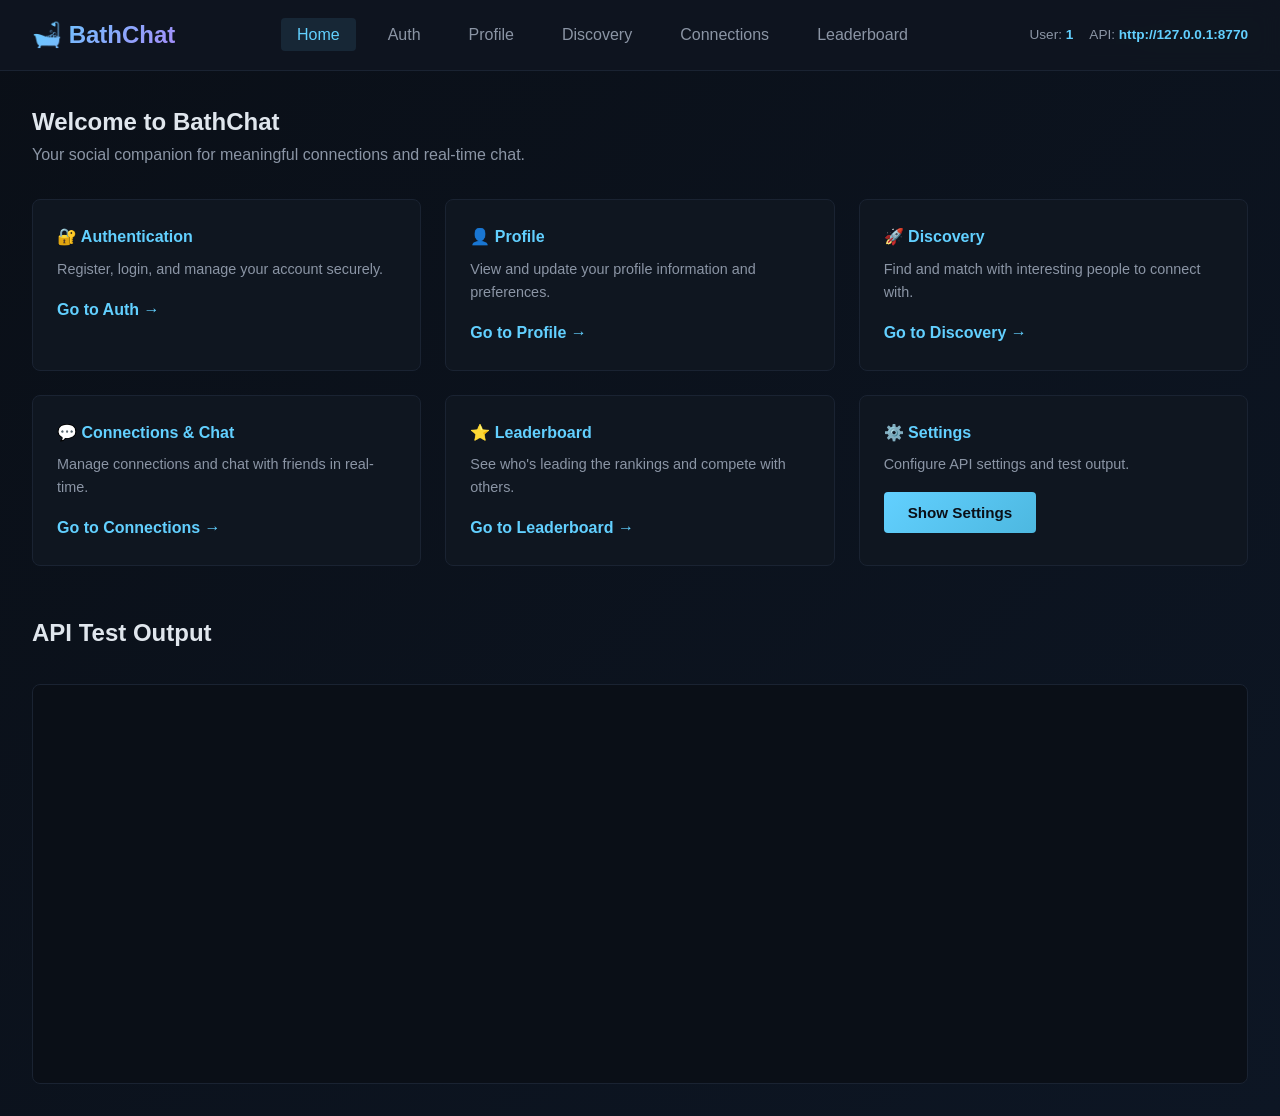
<file: frontend web page/index.html>
<!DOCTYPE html>
<html lang="en">
<head>
  <meta charset="UTF-8">
  <meta name="viewport" content="width=device-width, initial-scale=1.0">
  <title>BathChat - Home</title>
  <link rel="stylesheet" href="shared/styles.css">
</head>
<body>
  <nav>
    <a href="index.html" class="logo">🛁 BathChat</a>
    <ul class="nav-links">
      <li><a href="index.html" class="active">Home</a></li>
      <li><a href="auth.html">Auth</a></li>
      <li><a href="profile.html">Profile</a></li>
      <li><a href="discovery.html">Discovery</a></li>
      <li><a href="connections.html">Connections</a></li>
      <li><a href="leaderboard.html">Leaderboard</a></li>
    </ul>
    <div class="nav-right">
      <div class="user-info">
        User: <span id="userIdDisplay">1</span>
      </div>
      <div class="user-info">
        API: <span id="baseUrlDisplay">http://127.0.0.1:8770</span>
      </div>
    </div>
  </nav>

  <main>
    <section>
      <h1>Welcome to BathChat</h1>
      <p style="color: var(--text-secondary); margin-bottom: 2rem;">
        Your social companion for meaningful connections and real-time chat.
      </p>

      <div class="cards-grid">
        <div class="card">
          <h4>🔐 Authentication</h4>
          <p>Register, login, and manage your account securely.</p>
          <a href="auth.html" style="color: var(--accent); text-decoration: none; font-weight: 600;">Go to Auth →</a>
        </div>

        <div class="card">
          <h4>👤 Profile</h4>
          <p>View and update your profile information and preferences.</p>
          <a href="profile.html" style="color: var(--accent); text-decoration: none; font-weight: 600;">Go to Profile →</a>
        </div>

        <div class="card">
          <h4>🚀 Discovery</h4>
          <p>Find and match with interesting people to connect with.</p>
          <a href="discovery.html" style="color: var(--accent); text-decoration: none; font-weight: 600;">Go to Discovery →</a>
        </div>

        <div class="card">
          <h4>💬 Connections & Chat</h4>
          <p>Manage connections and chat with friends in real-time.</p>
          <a href="connections.html" style="color: var(--accent); text-decoration: none; font-weight: 600;">Go to Connections →</a>
        </div>

        <div class="card">
          <h4>⭐ Leaderboard</h4>
          <p>See who's leading the rankings and compete with others.</p>
          <a href="leaderboard.html" style="color: var(--accent); text-decoration: none; font-weight: 600;">Go to Leaderboard →</a>
        </div>

        <div class="card">
          <h4>⚙️ Settings</h4>
          <p>Configure API settings and test output.</p>
          <button onclick="document.getElementById('settingsPanel').style.display = document.getElementById('settingsPanel').style.display === 'none' ? 'block' : 'none'">Show Settings</button>
        </div>
      </div>

      <div id="settingsPanel" style="display: none; background: var(--surface); border: 1px solid var(--border); border-radius: 8px; padding: 1.5rem; margin-top: 2rem;">
        <h3>Configuration</h3>
        <div class="form-group">
          <label>API Base URL</label>
          <input type="text" id="apiBaseUrl" placeholder="http://127.0.0.1:8770">
          <button onclick="setBaseUrl(document.getElementById('apiBaseUrl').value)" style="margin-top: 0.5rem;">Save Base URL</button>
        </div>
        <div class="form-group">
          <label>User ID (X-User-Id Header)</label>
          <input type="number" id="userId" placeholder="1">
          <button onclick="setUserId(document.getElementById('userId').value)" style="margin-top: 0.5rem;">Save User ID</button>
        </div>
      </div>

      <h2 style="margin-top: 3rem; margin-bottom: 1rem;">API Test Output</h2>
      <div id="apiOutput"></div>
    </section>
  </main>

  <script src="shared/api-client.js"></script>
  <script>
    // Initialize settings display
    document.getElementById('apiBaseUrl').value = getBaseUrl();
    document.getElementById('userId').value = getUserId();
  </script>
</body>
</html>
</file>
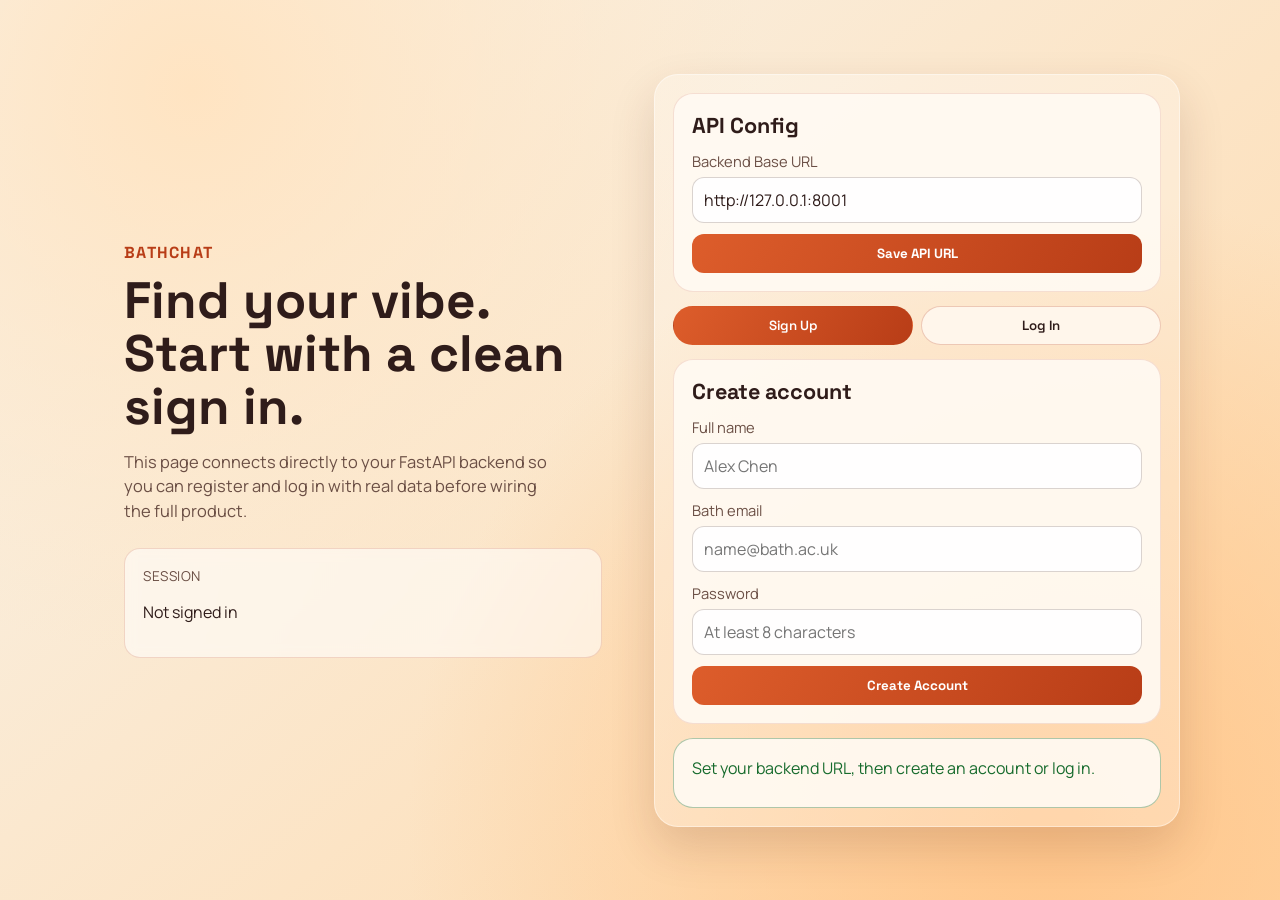
<file: frontend-auth/public/index.html>
<!DOCTYPE html>
<html lang="en">
  <head>
    <meta charset="UTF-8" />
    <meta name="viewport" content="width=device-width, initial-scale=1.0" />
    <title>BathChat Auth</title>
    <link rel="preconnect" href="https://fonts.googleapis.com" />
    <link rel="preconnect" href="https://fonts.gstatic.com" crossorigin />
    <link
      href="https://fonts.googleapis.com/css2?family=Space+Grotesk:wght@400;500;700&family=Manrope:wght@400;600&display=swap"
      rel="stylesheet"
    />
    <link rel="stylesheet" href="./styles.css" />
  </head>
  <body>
    <main class="page-shell">
      <section class="hero-panel">
        <p class="eyebrow">BathChat</p>
        <h1>Find your vibe. Start with a clean sign in.</h1>
        <p class="hero-copy">
          This page connects directly to your FastAPI backend so you can register and log in with
          real data before wiring the full product.
        </p>
        <div class="status-card" id="session-card">
          <p class="status-title">Session</p>
          <p id="session-text">Not signed in</p>
        </div>
      </section>

      <section class="auth-panel">
        <form id="api-config-form" class="card card-config">
          <h2>API Config</h2>
          <label for="apiBaseUrl">Backend Base URL</label>
          <input
            id="apiBaseUrl"
            name="apiBaseUrl"
            type="url"
            placeholder="https://your-backend.onrender.com"
            required
          />
          <button type="submit">Save API URL</button>
        </form>

        <div class="tabs" role="tablist" aria-label="Auth tabs">
          <button id="tab-signup" class="tab is-active" type="button">Sign Up</button>
          <button id="tab-login" class="tab" type="button">Log In</button>
        </div>

        <form id="signup-form" class="card auth-form">
          <h2>Create account</h2>
          <label for="signupName">Full name</label>
          <input id="signupName" name="name" type="text" placeholder="Alex Chen" required />

          <label for="signupEmail">Bath email</label>
          <input
            id="signupEmail"
            name="email"
            type="email"
            placeholder="name@bath.ac.uk"
            required
          />

          <label for="signupPassword">Password</label>
          <input
            id="signupPassword"
            name="password"
            type="password"
            minlength="8"
            placeholder="At least 8 characters"
            required
          />

          <button type="submit">Create Account</button>
        </form>

        <form id="login-form" class="card auth-form hidden">
          <h2>Welcome back</h2>
          <label for="loginEmail">Bath email</label>
          <input
            id="loginEmail"
            name="email"
            type="email"
            placeholder="name@bath.ac.uk"
            required
          />

          <label for="loginPassword">Password</label>
          <input
            id="loginPassword"
            name="password"
            type="password"
            minlength="8"
            placeholder="Your password"
            required
          />

          <button type="submit">Log In</button>
        </form>

        <div class="card message-card" id="message-card" aria-live="polite"></div>
      </section>
    </main>

    <script src="./app.js" defer></script>
  </body>
</html>
</file>
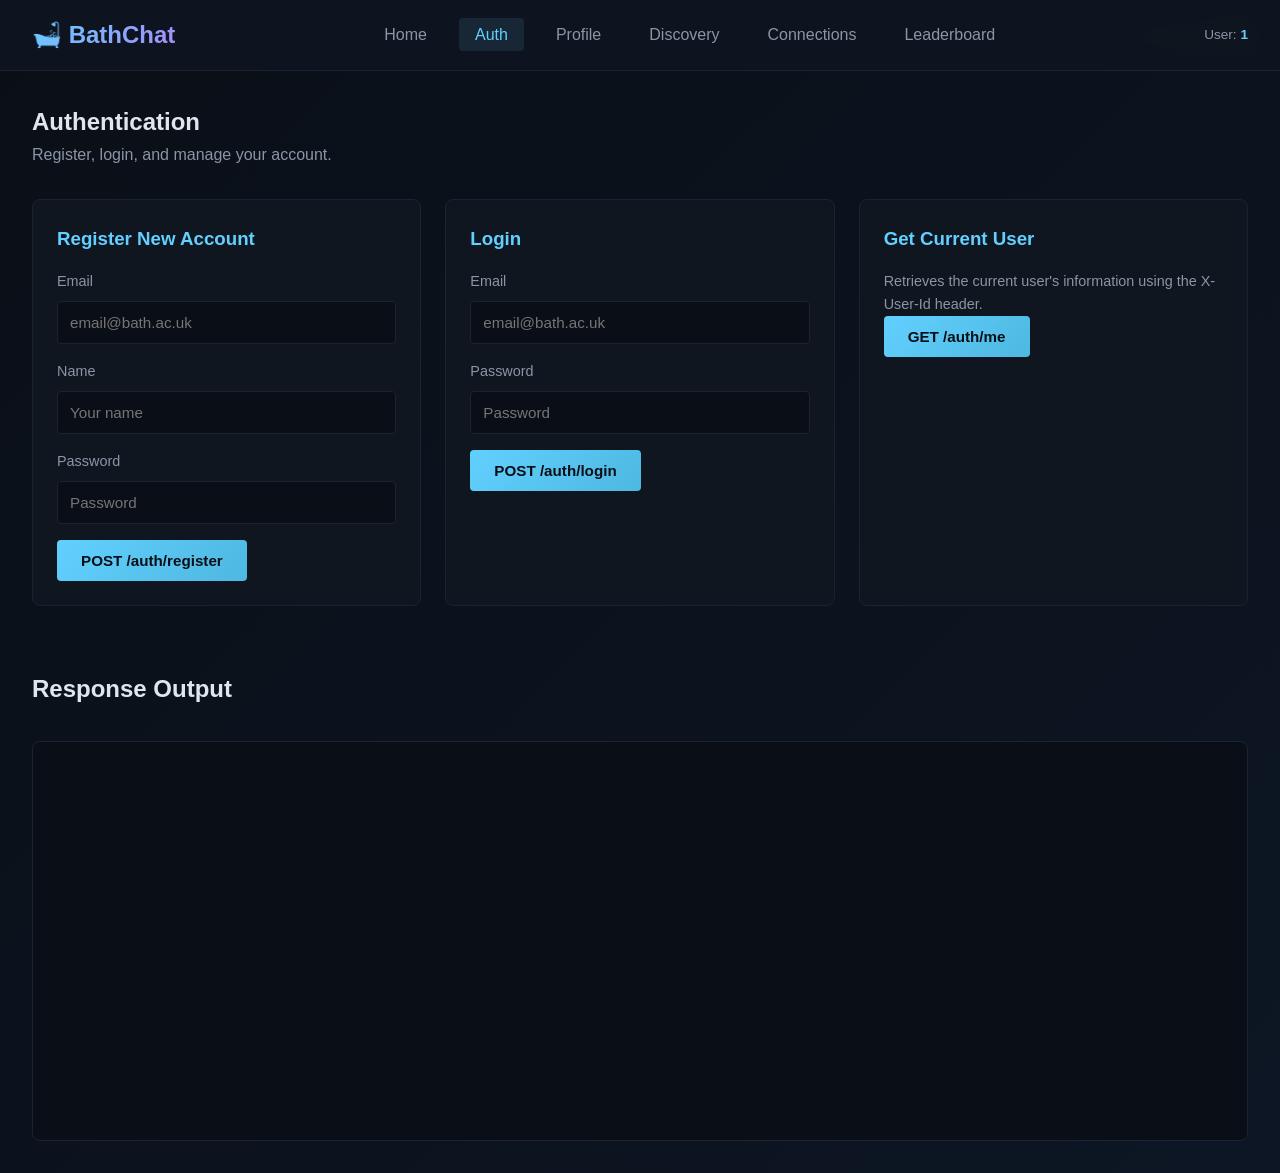
<file: frontend web page/auth.html>
<!DOCTYPE html>
<html lang="en">
<head>
  <meta charset="UTF-8">
  <meta name="viewport" content="width=device-width, initial-scale=1.0">
  <title>BathChat - Authentication</title>
  <link rel="stylesheet" href="shared/styles.css">
</head>
<body>
  <nav>
    <a href="index.html" class="logo">🛁 BathChat</a>
    <ul class="nav-links">
      <li><a href="index.html">Home</a></li>
      <li><a href="auth.html" class="active">Auth</a></li>
      <li><a href="profile.html">Profile</a></li>
      <li><a href="discovery.html">Discovery</a></li>
      <li><a href="connections.html">Connections</a></li>
      <li><a href="leaderboard.html">Leaderboard</a></li>
    </ul>
    <div class="nav-right">
      <div class="user-info">
        User: <span id="userIdDisplay">1</span>
      </div>
    </div>
  </nav>

  <main>
    <section>
      <h1>Authentication</h1>
      <p style="color: var(--text-secondary); margin-bottom: 2rem;">Register, login, and manage your account.</p>

      <div class="cards-grid">
        <form id="registerForm">
          <h3>Register New Account</h3>
          <div class="form-group">
            <label>Email</label>
            <input name="email" type="email" placeholder="email@bath.ac.uk" required>
          </div>
          <div class="form-group">
            <label>Name</label>
            <input name="name" type="text" placeholder="Your name" required>
          </div>
          <div class="form-group">
            <label>Password</label>
            <input name="password" type="password" placeholder="Password" required>
          </div>
          <button type="submit">POST /auth/register</button>
        </form>

        <form id="loginForm">
          <h3>Login</h3>
          <div class="form-group">
            <label>Email</label>
            <input name="email" type="email" placeholder="email@bath.ac.uk" required>
          </div>
          <div class="form-group">
            <label>Password</label>
            <input name="password" type="password" placeholder="Password" required>
          </div>
          <button type="submit">POST /auth/login</button>
        </form>

        <form id="meForm">
          <h3>Get Current User</h3>
          <p style="color: var(--text-secondary); font-size: 0.9rem;">Retrieves the current user's information using the X-User-Id header.</p>
          <button type="submit">GET /auth/me</button>
        </form>
      </div>

      <h2 style="margin-top: 3rem; margin-bottom: 1rem;">Response Output</h2>
      <div id="apiOutput"></div>
    </section>
  </main>

  <script src="shared/api-client.js"></script>
  <script>
    console.log('Auth page script loaded');
    console.log('API client loaded:', typeof callApi);
    
    try {
      const regForm = document.getElementById('registerForm');
      console.log('Register form element:', regForm);
      
      if (regForm) {
        regForm.addEventListener('submit', async (e) => {
          e.preventDefault();
          console.log('Register form submitted');
          const fd = new FormData(e.target);
          await callApi({
            method: 'POST',
            path: '/auth/register',
            body: {
              email: fd.get('email'),
              name: fd.get('name'),
              password: fd.get('password'),
            },
          });
        });
      }

      const loginForm = document.getElementById('loginForm');
      console.log('Login form element:', loginForm);
      
      if (loginForm) {
        loginForm.addEventListener('submit', async (e) => {
          e.preventDefault();
          console.log('Login form submitted');
          const fd = new FormData(e.target);
          await callApi({
            method: 'POST',
            path: '/auth/login',
            body: {
              email: fd.get('email'),
              password: fd.get('password'),
            },
          });
        });
      }

      const meForm = document.getElementById('meForm');
      console.log('Me form element:', meForm);
      
      if (meForm) {
        meForm.addEventListener('submit', async (e) => {
          e.preventDefault();
          console.log('Me form submitted');
          await callApi({ method: 'GET', path: '/auth/me' });
        });
      }

      console.log('Auth page ready');
      document.getElementById('userIdDisplay').textContent = getUserId();
    } catch (err) {
      console.error('Auth page error:', err);
      alert('Auth page error: ' + err.message);
    }
  </script>
</body>
</html>
</file>
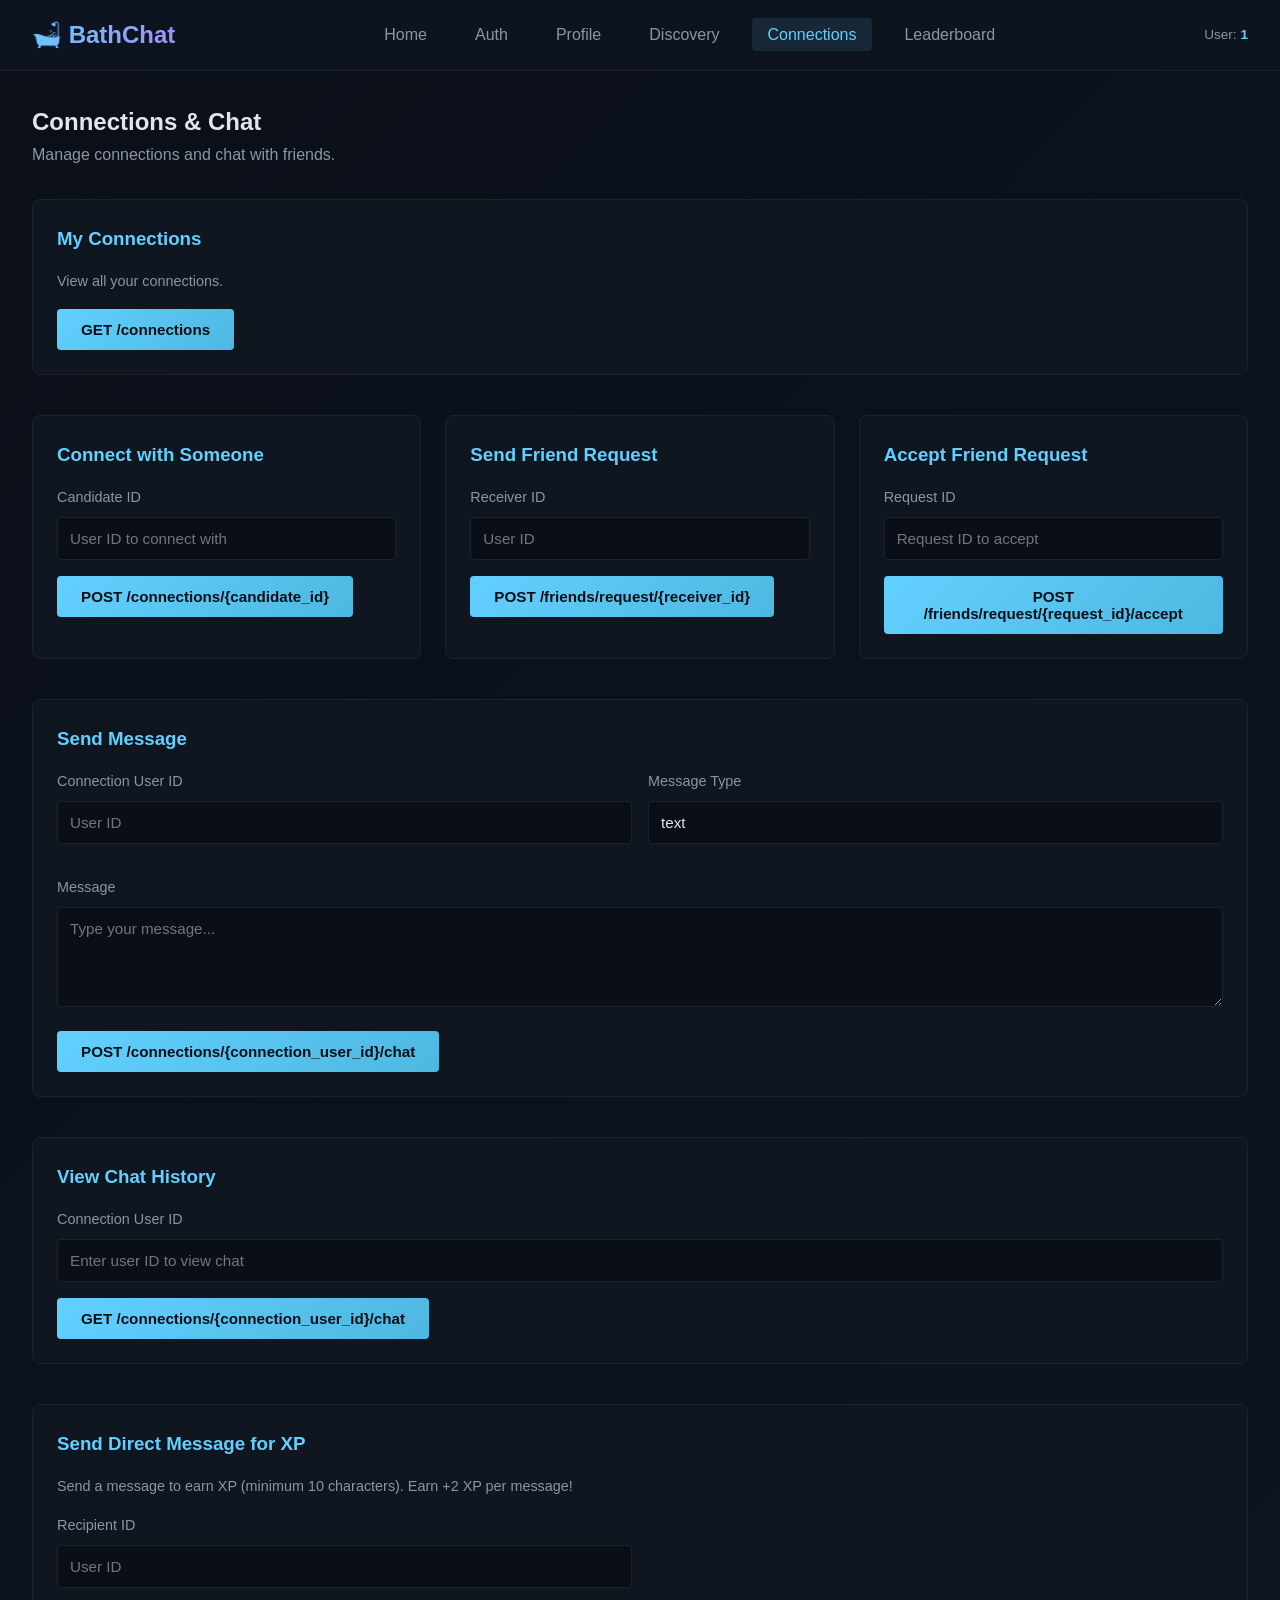
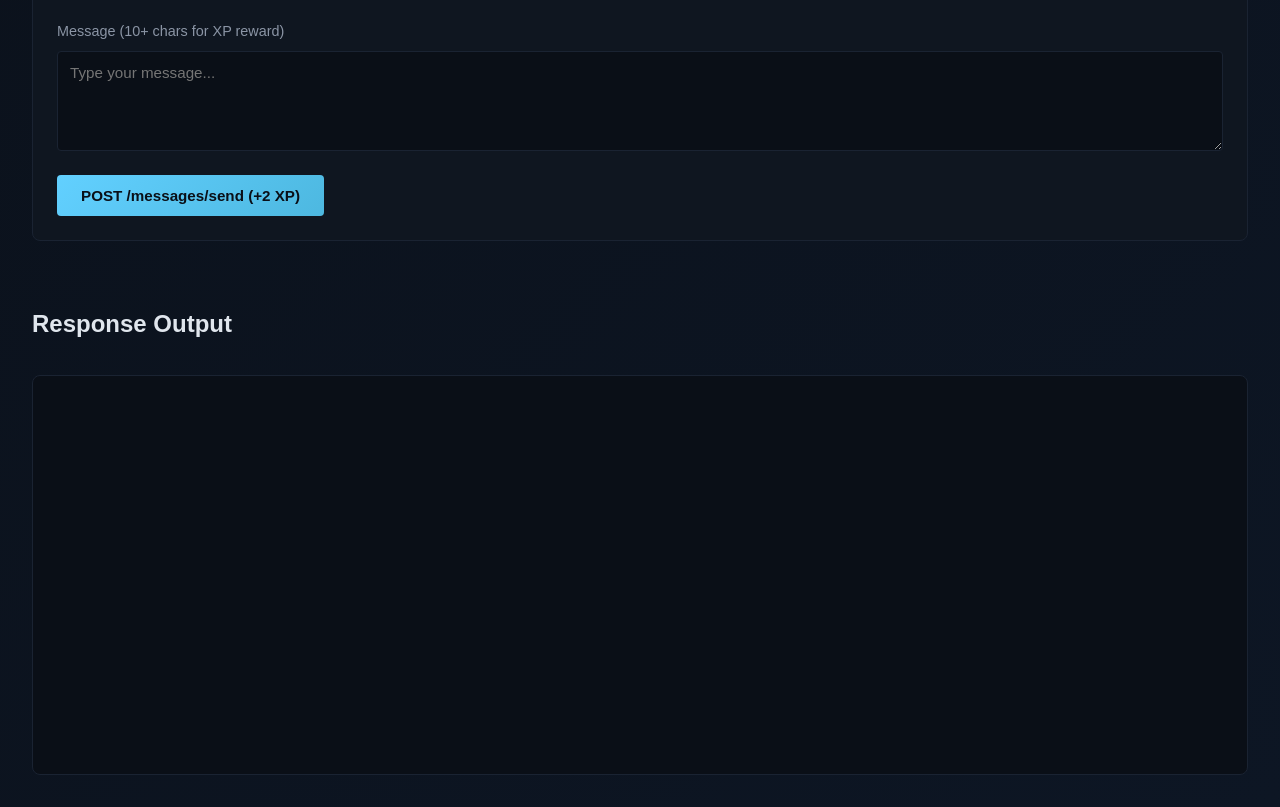
<file: frontend web page/connections.html>
<!DOCTYPE html>
<html lang="en">
<head>
  <meta charset="UTF-8">
  <meta name="viewport" content="width=device-width, initial-scale=1.0">
  <title>BathChat - Connections</title>
  <link rel="stylesheet" href="shared/styles.css">
</head>
<body>
  <nav>
    <a href="index.html" class="logo">🛁 BathChat</a>
    <ul class="nav-links">
      <li><a href="index.html">Home</a></li>
      <li><a href="auth.html">Auth</a></li>
      <li><a href="profile.html">Profile</a></li>
      <li><a href="discovery.html">Discovery</a></li>
      <li><a href="connections.html" class="active">Connections</a></li>
      <li><a href="leaderboard.html">Leaderboard</a></li>
    </ul>
    <div class="nav-right">
      <div class="user-info">
        User: <span id="userIdDisplay">1</span>
      </div>
    </div>
  </nav>

  <main>
    <section>
      <h1>Connections & Chat</h1>
      <p style="color: var(--text-secondary); margin-bottom: 2rem;">Manage connections and chat with friends.</p>

      <div class="cards-grid">
        <form id="connectionsListForm" style="grid-column: 1 / -1;">
          <h3>My Connections</h3>
          <p style="color: var(--text-secondary); font-size: 0.9rem; margin-bottom: 1rem;">View all your connections.</p>
          <button type="submit">GET /connections</button>
        </form>

        <form id="connectForm">
          <h3>Connect with Someone</h3>
          <div class="form-group">
            <label>Candidate ID</label>
            <input name="candidate_id" type="number" min="1" placeholder="User ID to connect with" required>
          </div>
          <button type="submit">POST /connections/{candidate_id}</button>
        </form>

        <form id="friendRequestForm">
          <h3>Send Friend Request</h3>
          <div class="form-group">
            <label>Receiver ID</label>
            <input name="receiver_id" type="number" min="1" placeholder="User ID" required>
          </div>
          <button type="submit">POST /friends/request/{receiver_id}</button>
        </form>

        <form id="friendAcceptForm">
          <h3>Accept Friend Request</h3>
          <div class="form-group">
            <label>Request ID</label>
            <input name="request_id" type="number" min="1" placeholder="Request ID to accept" required>
          </div>
          <button type="submit">POST /friends/request/{request_id}/accept</button>
        </form>

        <form id="chatSendForm" style="grid-column: 1 / -1;">
          <h3>Send Message</h3>
          <div style="display: grid; grid-template-columns: 1fr 1fr; gap: 1rem; margin-bottom: 1rem;">
            <div class="form-group">
              <label>Connection User ID</label>
              <input name="connection_user_id" type="number" min="1" placeholder="User ID" required>
            </div>
            <div class="form-group">
              <label>Message Type</label>
              <input name="message_type" type="text" value="text" placeholder="text">
            </div>
          </div>
          <div class="form-group">
            <label>Message</label>
            <textarea name="content" placeholder="Type your message..." required style="min-height: 100px;"></textarea>
          </div>
          <button type="submit">POST /connections/{connection_user_id}/chat</button>
        </form>

        <form id="chatGetForm" style="grid-column: 1 / -1;">
          <h3>View Chat History</h3>
          <div class="form-group">
            <label>Connection User ID</label>
            <input name="connection_user_id" type="number" min="1" placeholder="Enter user ID to view chat" required>
          </div>
          <button type="submit">GET /connections/{connection_user_id}/chat</button>
        </form>

        <form id="messageXpForm" style="grid-column: 1 / -1;">
          <h3>Send Direct Message for XP</h3>
          <p style="color: var(--text-secondary); font-size: 0.9rem; margin-bottom: 1rem;">Send a message to earn XP (minimum 10 characters). Earn +2 XP per message!</p>
          <div style="display: grid; grid-template-columns: 1fr 1fr; gap: 1rem; margin-bottom: 1rem;">
            <div class="form-group">
              <label>Recipient ID</label>
              <input name="recipient_id" type="number" min="1" placeholder="User ID" required>
            </div>
          </div>
          <div class="form-group">
            <label>Message (10+ chars for XP reward)</label>
            <textarea name="content" placeholder="Type your message..." required style="min-height: 100px;"></textarea>
          </div>
          <button type="submit">POST /messages/send (+2 XP)</button>
        </form>
      </div>

      <h2 style="margin-top: 3rem; margin-bottom: 1rem;">Response Output</h2>
      <div id="apiOutput"></div>
    </section>
  </main>

  <script src="shared/api-client.js"></script>
  <script>
    document.getElementById('connectionsListForm').addEventListener('submit', async (e) => {
      e.preventDefault();
      await callApi({ method: 'GET', path: '/connections' });
    });

    document.getElementById('connectForm').addEventListener('submit', async (e) => {
      e.preventDefault();
      const fd = new FormData(e.target);
      await callApi({
        method: 'POST',
        path: `/connections/${fd.get('candidate_id')}`,
      });
    });

    document.getElementById('friendRequestForm').addEventListener('submit', async (e) => {
      e.preventDefault();
      const fd = new FormData(e.target);
      await callApi({
        method: 'POST',
        path: `/friends/request/${fd.get('receiver_id')}`,
      });
    });

    document.getElementById('friendAcceptForm').addEventListener('submit', async (e) => {
      e.preventDefault();
      const fd = new FormData(e.target);
      await callApi({
        method: 'POST',
        path: `/friends/request/${fd.get('request_id')}/accept`,
      });
    });

    document.getElementById('chatSendForm').addEventListener('submit', async (e) => {
      e.preventDefault();
      const fd = new FormData(e.target);
      await callApi({
        method: 'POST',
        path: `/connections/${fd.get('connection_user_id')}/chat`,
        body: {
          content: fd.get('content'),
          message_type: fd.get('message_type'),
        },
      });
    });

    document.getElementById('chatGetForm').addEventListener('submit', async (e) => {
      e.preventDefault();
      const fd = new FormData(e.target);
      await callApi({
        method: 'GET',
        path: `/connections/${fd.get('connection_user_id')}/chat`,
      });
    });

    document.getElementById('messageXpForm').addEventListener('submit', async (e) => {
      e.preventDefault();
      const fd = new FormData(e.target);
      await callApi({
        method: 'POST',
        path: '/messages/send',
        query: {
          recipient_id: fd.get('recipient_id'),
          content: fd.get('content'),
        },
      });
    });

    document.getElementById('userIdDisplay').textContent = getUserId();
  </script>
</body>
</html>
</file>
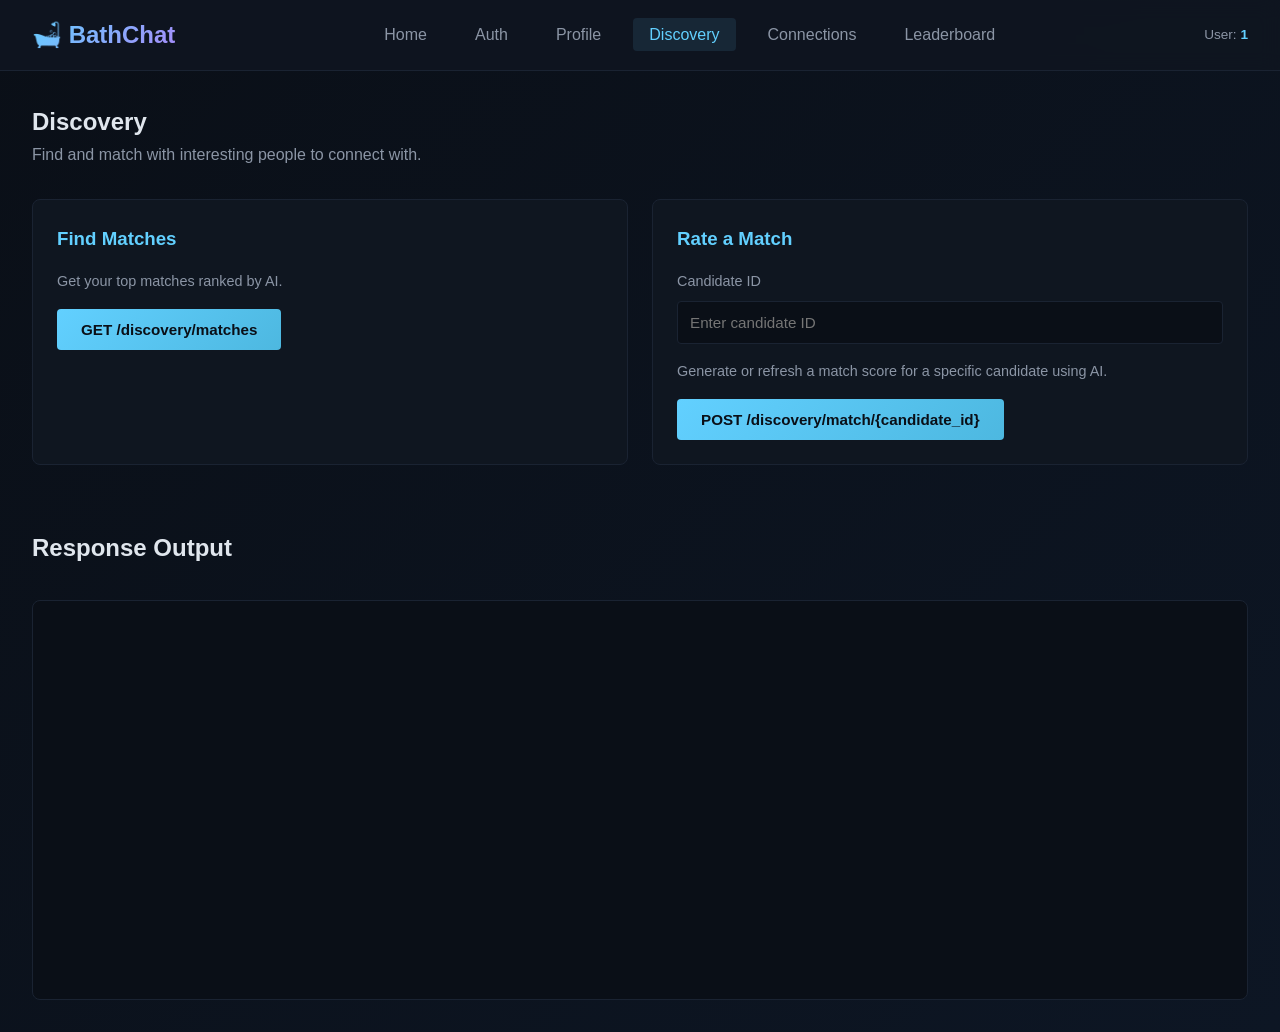
<file: frontend web page/discovery.html>
<!DOCTYPE html>
<html lang="en">
<head>
  <meta charset="UTF-8">
  <meta name="viewport" content="width=device-width, initial-scale=1.0">
  <title>BathChat - Discovery</title>
  <link rel="stylesheet" href="shared/styles.css">
</head>
<body>
  <nav>
    <a href="index.html" class="logo">🛁 BathChat</a>
    <ul class="nav-links">
      <li><a href="index.html">Home</a></li>
      <li><a href="auth.html">Auth</a></li>
      <li><a href="profile.html">Profile</a></li>
      <li><a href="discovery.html" class="active">Discovery</a></li>
      <li><a href="connections.html">Connections</a></li>
      <li><a href="leaderboard.html">Leaderboard</a></li>
    </ul>
    <div class="nav-right">
      <div class="user-info">
        User: <span id="userIdDisplay">1</span>
      </div>
    </div>
  </nav>

  <main>
    <section>
      <h1>Discovery</h1>
      <p style="color: var(--text-secondary); margin-bottom: 2rem;">Find and match with interesting people to connect with.</p>

      <div class="cards-grid">
        <form id="discoveryMatchesForm">
          <h3>Find Matches</h3>
          <p style="color: var(--text-secondary); font-size: 0.9rem; margin-bottom: 1rem;">Get your top matches ranked by AI.</p>
          <button type="submit">GET /discovery/matches</button>
        </form>

        <form id="discoveryMatchForm">
          <h3>Rate a Match</h3>
          <div class="form-group">
            <label>Candidate ID</label>
            <input name="candidate_id" type="number" min="1" placeholder="Enter candidate ID" required>
          </div>
          <p style="color: var(--text-secondary); font-size: 0.9rem; margin-bottom: 1rem;">Generate or refresh a match score for a specific candidate using AI.</p>
          <button type="submit">POST /discovery/match/{candidate_id}</button>
        </form>
      </div>

      <h2 style="margin-top: 3rem; margin-bottom: 1rem;">Response Output</h2>
      <div id="apiOutput"></div>
    </section>
  </main>

  <script src="shared/api-client.js"></script>
  <script>
    document.getElementById('discoveryMatchesForm').addEventListener('submit', async (e) => {
      e.preventDefault();
      await callApi({ method: 'GET', path: '/discovery/matches' });
    });

    document.getElementById('discoveryMatchForm').addEventListener('submit', async (e) => {
      e.preventDefault();
      const fd = new FormData(e.target);
      const candidateId = fd.get('candidate_id');
      await callApi({
        method: 'POST',
        path: `/discovery/match/${candidateId}`,
      });
    });

    document.getElementById('userIdDisplay').textContent = getUserId();
  </script>
</body>
</html>
</file>
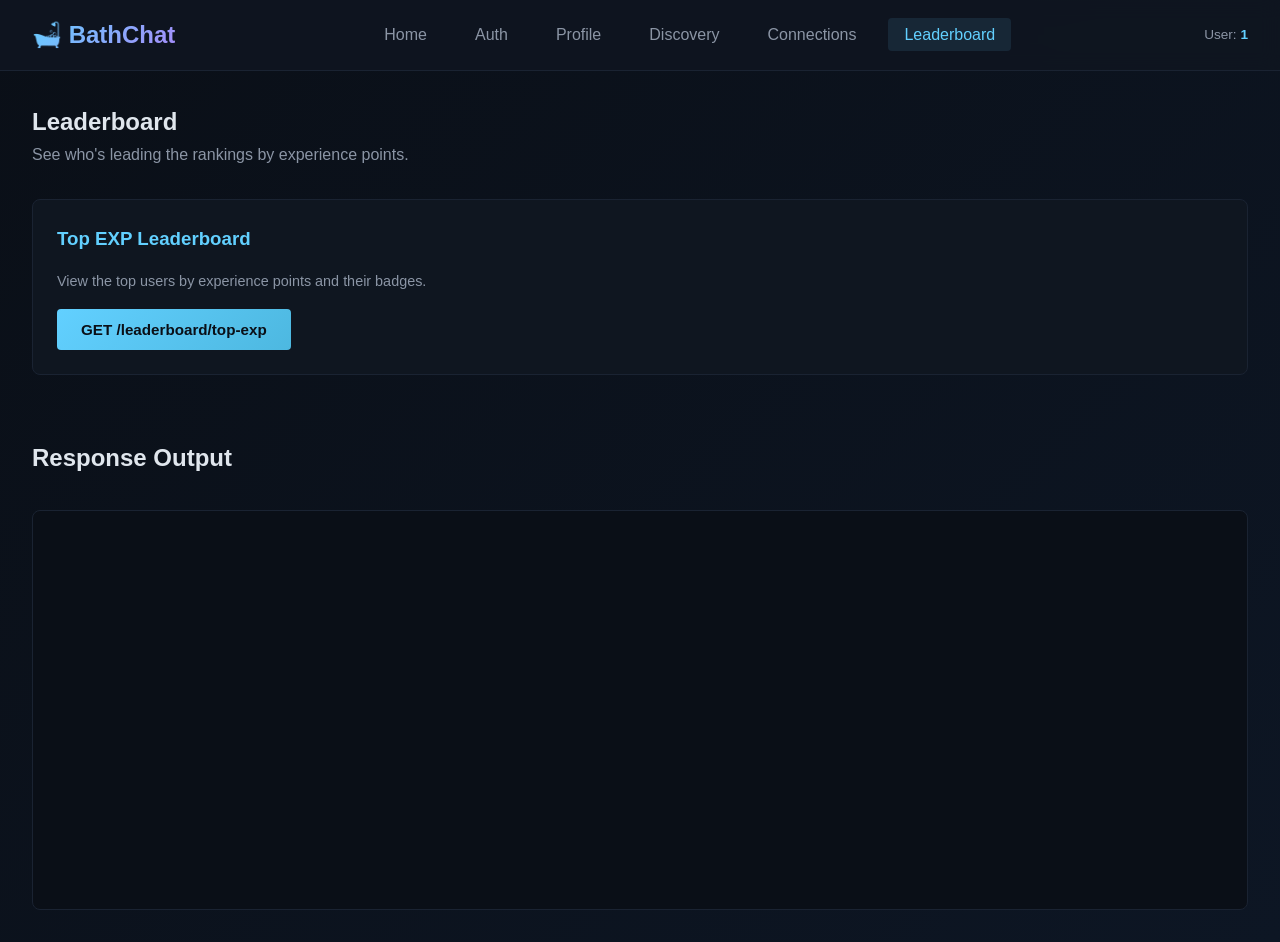
<file: frontend web page/leaderboard.html>
<!DOCTYPE html>
<html lang="en">
<head>
  <meta charset="UTF-8">
  <meta name="viewport" content="width=device-width, initial-scale=1.0">
  <title>BathChat - Leaderboard</title>
  <link rel="stylesheet" href="shared/styles.css">
</head>
<body>
  <nav>
    <a href="index.html" class="logo">🛁 BathChat</a>
    <ul class="nav-links">
      <li><a href="index.html">Home</a></li>
      <li><a href="auth.html">Auth</a></li>
      <li><a href="profile.html">Profile</a></li>
      <li><a href="discovery.html">Discovery</a></li>
      <li><a href="connections.html">Connections</a></li>
      <li><a href="leaderboard.html" class="active">Leaderboard</a></li>
    </ul>
    <div class="nav-right">
      <div class="user-info">
        User: <span id="userIdDisplay">1</span>
      </div>
    </div>
  </nav>

  <main>
    <section>
      <h1>Leaderboard</h1>
      <p style="color: var(--text-secondary); margin-bottom: 2rem;">See who's leading the rankings by experience points.</p>

      <div class="cards-grid">
        <form id="leaderboardForm" style="grid-column: 1 / -1;">
          <h3>Top EXP Leaderboard</h3>
          <p style="color: var(--text-secondary); font-size: 0.9rem; margin-bottom: 1rem;">View the top users by experience points and their badges.</p>
          <button type="submit">GET /leaderboard/top-exp</button>
        </form>
      </div>

      <div id="leaderboardContent" style="display: none; margin-top: 2rem;">
        <h2 style="margin-bottom: 1rem;">Rankings</h2>
        <div style="background: var(--surface); border: 1px solid var(--border); border-radius: 8px; overflow-x: auto;">
          <table style="width: 100%; border-collapse: collapse;">
            <thead>
              <tr style="background: rgba(98, 208, 255, 0.1);">
                <th style="padding: 1rem; text-align: left; border-bottom: 1px solid var(--border);">#</th>
                <th style="padding: 1rem; text-align: left; border-bottom: 1px solid var(--border);">Name</th>
                <th style="padding: 1rem; text-align: left; border-bottom: 1px solid var(--border);">Badge</th>
                <th style="padding: 1rem; text-align: right; border-bottom: 1px solid var(--border);">EXP</th>
              </tr>
            </thead>
            <tbody id="leaderboardBody">
            </tbody>
          </table>
        </div>
      </div>

      <h2 style="margin-top: 3rem; margin-bottom: 1rem;">Response Output</h2>
      <div id="apiOutput"></div>
    </section>
  </main>

  <script src="shared/api-client.js"></script>
  <script>
    // Badge emojis
    const badgeEmojis = {
      bronze: '🥉',
      silver: '🥈',
      gold: '🥇',
      platinum: '💎',
      diamond: '✨',
    };

    document.getElementById('leaderboardForm').addEventListener('submit', async (e) => {
      e.preventDefault();
      const data = await callApi({ method: 'GET', path: '/leaderboard/top-exp' });
      
      if (data && data.data) {
        const tbody = document.getElementById('leaderboardBody');
        tbody.innerHTML = '';
        
        data.data.forEach((user, index) => {
          const row = document.createElement('tr');
          row.style.borderBottom = '1px solid var(--border)';
          row.innerHTML = `
            <td style="padding: 1rem; color: var(--text-secondary);">${index + 1}</td>
            <td style="padding: 1rem;">${user.user_name || 'User ' + user.user_id}</td>
            <td style="padding: 1rem;">
              ${badgeEmojis[user.badge_tier] || '•'} 
              <span style="color: var(--accent); font-weight: 600;">${user.badge_tier}</span>
            </td>
            <td style="padding: 1rem; text-align: right; color: var(--accent); font-weight: 600;">${user.exp_points} XP</td>
          `;
          tbody.appendChild(row);
        });
        
        document.getElementById('leaderboardContent').style.display = 'block';
      }
    });

    document.getElementById('userIdDisplay').textContent = getUserId();
  </script>
</body>
</html>
</file>
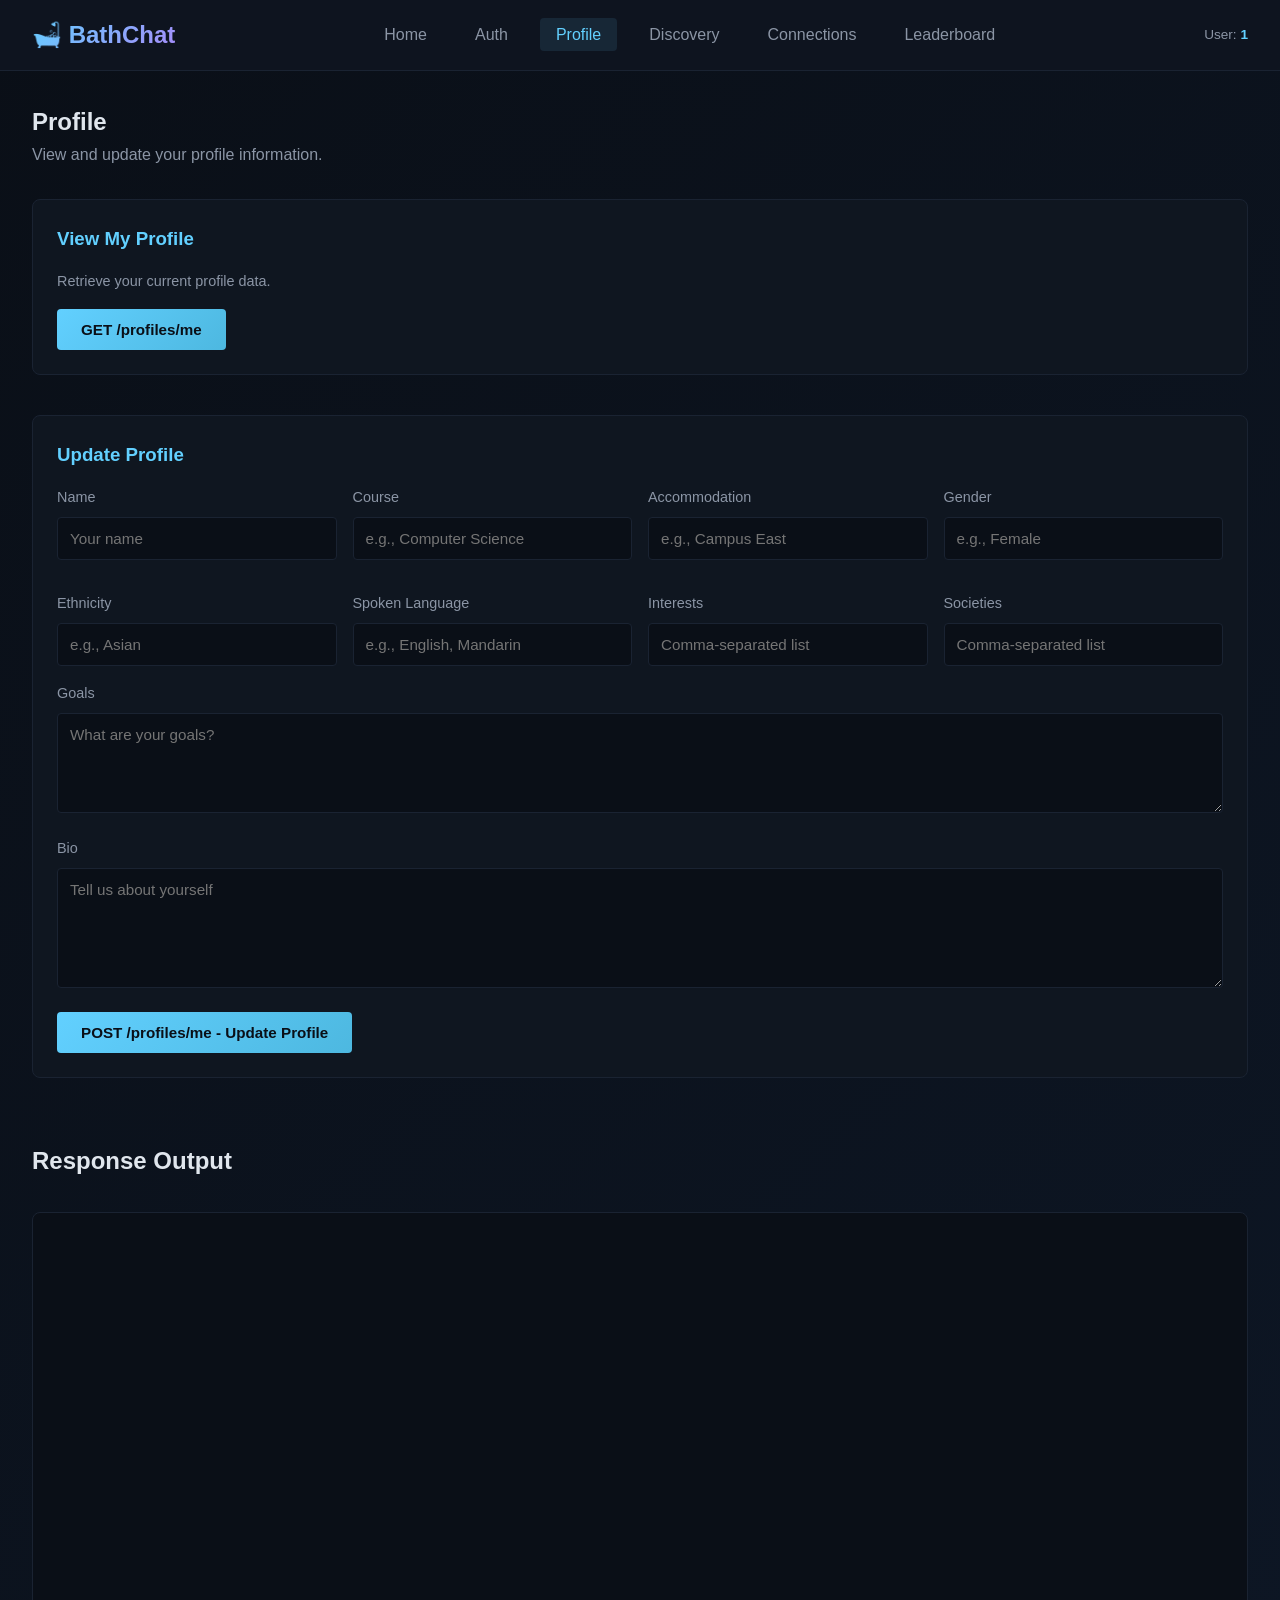
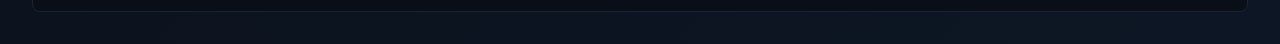
<file: frontend web page/profile.html>
<!DOCTYPE html>
<html lang="en">
<head>
  <meta charset="UTF-8">
  <meta name="viewport" content="width=device-width, initial-scale=1.0">
  <title>BathChat - Profile</title>
  <link rel="stylesheet" href="shared/styles.css">
</head>
<body>
  <nav>
    <a href="index.html" class="logo">🛁 BathChat</a>
    <ul class="nav-links">
      <li><a href="index.html">Home</a></li>
      <li><a href="auth.html">Auth</a></li>
      <li><a href="profile.html" class="active">Profile</a></li>
      <li><a href="discovery.html">Discovery</a></li>
      <li><a href="connections.html">Connections</a></li>
      <li><a href="leaderboard.html">Leaderboard</a></li>
    </ul>
    <div class="nav-right">
      <div class="user-info">
        User: <span id="userIdDisplay">1</span>
      </div>
    </div>
  </nav>

  <main>
    <section>
      <h1>Profile</h1>
      <p style="color: var(--text-secondary); margin-bottom: 2rem;">View and update your profile information.</p>

      <div class="cards-grid">
        <form id="profileGetForm" style="grid-column: 1 / -1;">
          <h3>View My Profile</h3>
          <p style="color: var(--text-secondary); font-size: 0.9rem; margin-bottom: 1rem;">Retrieve your current profile data.</p>
          <button type="submit">GET /profiles/me</button>
        </form>

        <form id="profileUpsertForm" style="grid-column: 1 / -1;">
          <h3>Update Profile</h3>
          <div style="display: grid; grid-template-columns: repeat(auto-fit, minmax(250px, 1fr)); gap: 1rem;">
            <div class="form-group">
              <label>Name</label>
              <input name="name" type="text" placeholder="Your name">
            </div>
            <div class="form-group">
              <label>Course</label>
              <input name="course" type="text" placeholder="e.g., Computer Science">
            </div>
            <div class="form-group">
              <label>Accommodation</label>
              <input name="accommodation" type="text" placeholder="e.g., Campus East">
            </div>
            <div class="form-group">
              <label>Gender</label>
              <input name="gender" type="text" placeholder="e.g., Female">
            </div>
            <div class="form-group">
              <label>Ethnicity</label>
              <input name="ethnicity" type="text" placeholder="e.g., Asian">
            </div>
            <div class="form-group">
              <label>Spoken Language</label>
              <input name="spoken_language" type="text" placeholder="e.g., English, Mandarin">
            </div>
            <div class="form-group">
              <label>Interests</label>
              <input name="interests" type="text" placeholder="Comma-separated list">
            </div>
            <div class="form-group">
              <label>Societies</label>
              <input name="societies" type="text" placeholder="Comma-separated list">
            </div>
          </div>
          <div class="form-group">
            <label>Goals</label>
            <textarea name="goals" placeholder="What are your goals?" style="min-height: 100px;"></textarea>
          </div>
          <div class="form-group">
            <label>Bio</label>
            <textarea name="bio" placeholder="Tell us about yourself" style="min-height: 120px;"></textarea>
          </div>
          <button type="submit">POST /profiles/me - Update Profile</button>
        </form>
      </div>

      <h2 style="margin-top: 3rem; margin-bottom: 1rem;">Response Output</h2>
      <div id="apiOutput"></div>
    </section>
  </main>

  <script src="shared/api-client.js"></script>
  <script>
    document.getElementById('profileGetForm').addEventListener('submit', async (e) => {
      e.preventDefault();
      await callApi({ method: 'GET', path: '/profiles/me' });
    });

    document.getElementById('profileUpsertForm').addEventListener('submit', async (e) => {
      e.preventDefault();
      const fd = new FormData(e.target);
      const body = {};
      for (const [key, value] of fd.entries()) {
        if (value.trim()) {
          if (key === 'interests' || key === 'societies') {
            body[key] = value.split(',').map(s => s.trim());
          } else {
            body[key] = value;
          }
        }
      }
      await callApi({
        method: 'POST',
        path: '/profiles/me',
        body,
      });
    });

    document.getElementById('userIdDisplay').textContent = getUserId();
  </script>
</body>
</html>
</file>
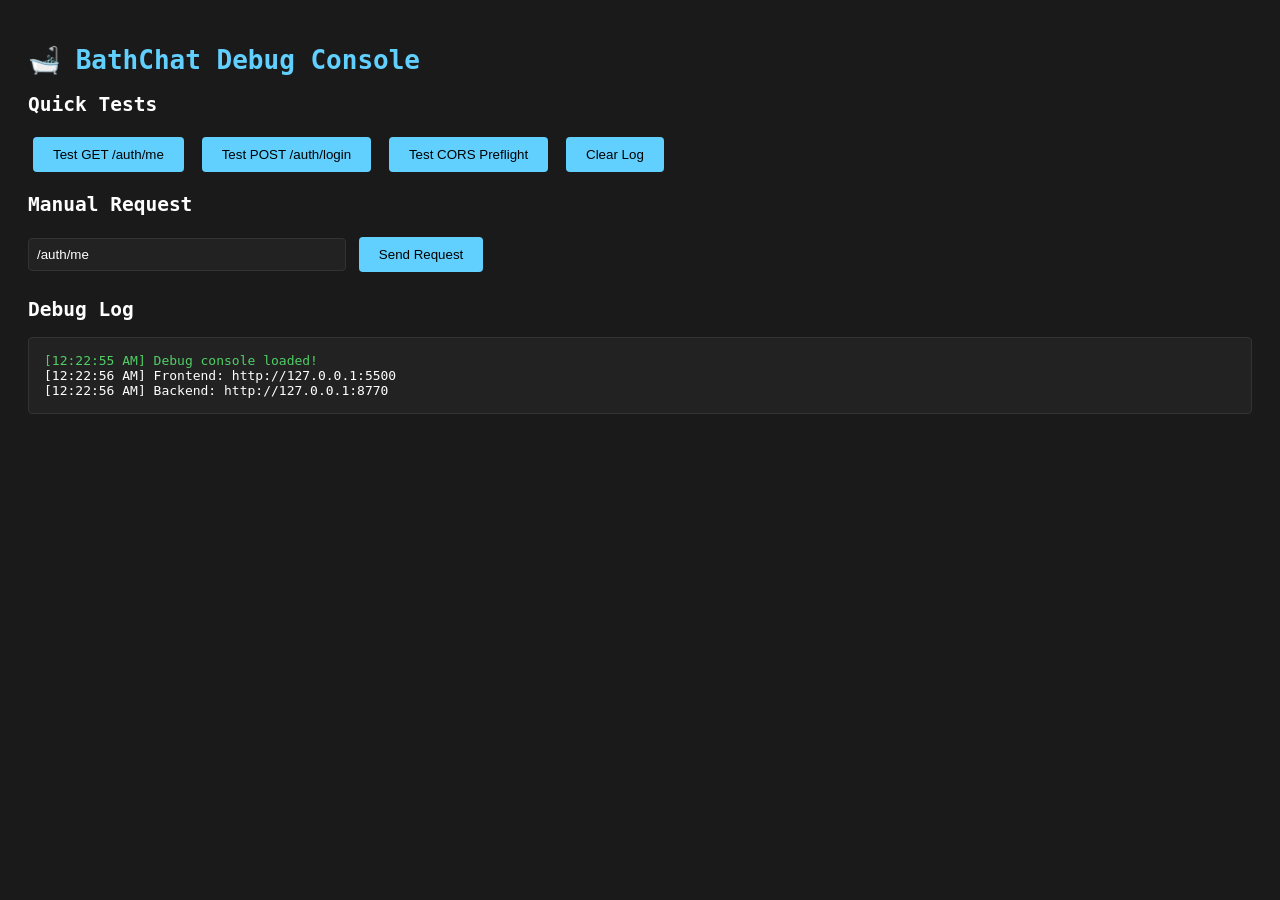
<file: frontend web page/test.html>
<!DOCTYPE html>
<html>
<head>
  <title>BathChat - Debug Console</title>
  <style>
    body { font-family: monospace; padding: 20px; background: #1a1a1a; color: #fff; }
    h1 { color: #62d0ff; }
    button { background: #62d0ff; color: #000; border: none; padding: 10px 20px; border-radius: 4px; cursor: pointer; margin: 5px; }
    button:hover { background: #4db8e0; }
    pre { background: #222; padding: 15px; border-radius: 4px; overflow-x: auto; max-height: 400px; overflow-y: auto; border: 1px solid #333; }
    .success { color: #51cf66; }
    .error { color: #ff6b6b; }
    input { background: #222; color: #fff; border: 1px solid #333; padding: 8px; border-radius: 4px; color: #fff; margin-bottom: 10px; width: 300px; }
  </style>
</head>
<body>
  <h1>🛁 BathChat Debug Console</h1>
  
  <h2>Quick Tests</h2>
  <button onclick="testGetMe()">Test GET /auth/me</button>
  <button onclick="testLogin()">Test POST /auth/login</button>
  <button onclick="testCors()">Test CORS Preflight</button>
  <button onclick="clearLog()">Clear Log</button>
  
  <h2>Manual Request</h2>
  <input type="text" id="endpoint" placeholder="/auth/me" value="/auth/me">
  <button onclick="manualRequest()">Send Request</button>
  
  <h2>Debug Log</h2>
  <pre id="log"></pre>

  <script>
    function log(msg, type = 'info') {
      const el = document.getElementById('log');
      const time = new Date().toLocaleTimeString();
      const className = type === 'error' ? 'error' : type === 'success' ? 'success' : '';
      el.innerHTML += `<span class="${className}">[${time}] ${msg}</span>\n`;
      el.scrollTop = el.scrollHeight;
    }

    function clearLog() {
      document.getElementById('log').innerHTML = '';
    }

    async function testGetMe() {
      log('Testing GET /auth/me...', 'info');
      const startTime = Date.now();
      try {
        log('  → Sending request with X-User-Id: 1');
        const response = await fetch('http://127.0.0.1:8770/auth/me', {
          method: 'GET',
          headers: { 'X-User-Id': '1' },
          mode: 'cors',
          credentials: 'include'
        });
        const elapsed = Date.now() - startTime;
        log(`  ✓ Got response after ${elapsed}ms: status ${response.status}`, response.ok ? 'success' : 'error');
        const text = await response.text();
        log(`  ✓ Response body length: ${text.length} bytes`);
        if (text) {
          try {
            const data = JSON.parse(text);
            log(`  ✓ Parsed JSON: ${JSON.stringify(data, null, 2)}`);
          } catch (e) {
            log(`  ! Response is not JSON: ${text.substring(0, 200)}`);
          }
        }
      } catch (e) {
        const elapsed = Date.now() - startTime;
        log(`  ✗ Error after ${elapsed}ms: ${e.message}`, 'error');
      }
    }

    async function testLogin() {
      log('Testing POST /auth/login...', 'info');
      const startTime = Date.now();
      try {
        log('  → Sending credentials test');
        const response = await fetch('http://127.0.0.1:8770/auth/login', {
          method: 'POST',
          headers: { 'Content-Type': 'application/json', 'X-User-Id': '1' },
          body: JSON.stringify({ email: 'test@test.com', password: 'test' }),
          mode: 'cors',
          credentials: 'include'
        });
        const elapsed = Date.now() - startTime;
        log(`  ✓ Got response after ${elapsed}ms: status ${response.status}`, response.ok ? 'success' : 'error');
        const data = await response.json();
        log(`  → Response: ${JSON.stringify(data, null, 2)}`);
      } catch (e) {
        const elapsed = Date.now() - startTime;
        log(`  ✗ Error after ${elapsed}ms: ${e.message}`, 'error');
      }
    }

    async function testCors() {
      log('Testing CORS by making a real GET request...', 'info');
      const startTime = Date.now();
      try {
        log('  → Making GET request from port 5500 to 8770');
        const response = await fetch('http://127.0.0.1:8770/docs', {
          method: 'GET',
          mode: 'cors'
        });
        const elapsed = Date.now() - startTime;
        log(`  ✓ CORS check passed! Status: ${response.status} (${elapsed}ms)`, 'success');
        log('  ✓ Browser allowed cross-origin request');
        if (response.headers.get('access-control-allow-origin')) {
          log(`  ✓ Server sent CORS header: ${response.headers.get('access-control-allow-origin')}`);
        }
      } catch (e) {
        const elapsed = Date.now() - startTime;
        log(`  ✗ CORS blocked! Error after ${elapsed}ms: ${e.message}`, 'error');
      }
    }

    async function manualRequest() {
      const endpoint = document.getElementById('endpoint').value;
      log(`Sending GET ${endpoint}...`, 'info');
      const startTime = Date.now();
      try {
        log(`  → URL: http://127.0.0.1:8770${endpoint}`);
        const response = await fetch(`http://127.0.0.1:8770${endpoint}`, {
          method: 'GET',
          headers: { 'X-User-Id': '1' },
          mode: 'cors',
          credentials: 'include'
        });
        const elapsed = Date.now() - startTime;
        log(`  ✓ Status: ${response.status} (${elapsed}ms)`, response.ok ? 'success' : 'error');
        const text = await response.text();
        log(`  ✓ Body length: ${text.length} bytes`);
        if (text) {
          try {
            const data = JSON.parse(text);
            log(`  ✓ Parsed: ${JSON.stringify(data, null, 2)}`);
          } catch (e) {
            log(`  → Raw response: ${text.substring(0, 500)}`);
          }
        }
      } catch (e) {
        const elapsed = Date.now() - startTime;
        log(`  ✗ Error after ${elapsed}ms: ${e.message}`, 'error');
      }
    }

    window.onload = () => {
      log('Debug console loaded!', 'success');
      log('Frontend: http://127.0.0.1:5500');
      log('Backend: http://127.0.0.1:8770');
    };
  </script>
</body>
</html>
</file>
<file: frontend web page/shared/styles.css>
/* Shared Global Styles */
* {
  margin: 0;
  padding: 0;
  box-sizing: border-box;
}

:root {
  --bg: #0a0f17;
  --surface: #0f1620;
  --border: #1a2332;
  --text-primary: #e0e6ed;
  --text-secondary: #8b95a5;
  --accent: #62d0ff;
  --accent-hover: #4db8e0;
  --error: #ff6b6b;
  --success: #51cf66;
  --warning: #ffd43b;
}

body {
  font-family: 'Segoe UI', Tahoma, Geneva, Verdana, sans-serif;
  background: linear-gradient(135deg, var(--bg) 0%, #0d1624 100%);
  color: var(--text-primary);
  min-height: 100vh;
  line-height: 1.6;
}

/* Navigation */
nav {
  background: rgba(15, 22, 32, 0.95);
  border-bottom: 1px solid var(--border);
  padding: 1rem 2rem;
  display: flex;
  justify-content: space-between;
  align-items: center;
  gap: 2rem;
  position: sticky;
  top: 0;
  z-index: 1000;
  backdrop-filter: blur(10px);
}

nav .logo {
  font-size: 1.5rem;
  font-weight: bold;
  background: linear-gradient(135deg, var(--accent), #a78bfa);
  -webkit-background-clip: text;
  -webkit-text-fill-color: transparent;
  text-decoration: none;
}

nav .nav-links {
  display: flex;
  gap: 1rem;
  list-style: none;
  flex-wrap: wrap;
}

nav .nav-links a {
  color: var(--text-secondary);
  text-decoration: none;
  padding: 0.5rem 1rem;
  border-radius: 4px;
  transition: all 0.3s ease;
}

nav .nav-links a:hover,
nav .nav-links a.active {
  color: var(--accent);
  background: rgba(98, 208, 255, 0.1);
}

nav .nav-right {
  display: flex;
  gap: 1rem;
  align-items: center;
  flex-wrap: wrap;
}

nav .user-info {
  font-size: 0.85rem;
  color: var(--text-secondary);
}

nav .user-info span {
  color: var(--accent);
  font-weight: 600;
}

nav input {
  background: var(--surface);
  border: 1px solid var(--border);
  color: var(--text-primary);
  padding: 0.5rem 0.75rem;
  border-radius: 4px;
  font-size: 0.85rem;
  width: 200px;
}

nav button {
  background: var(--accent);
  color: var(--bg);
  border: none;
  padding: 0.5rem 1rem;
  border-radius: 4px;
  cursor: pointer;
  font-weight: 600;
  font-size: 0.85rem;
  transition: all 0.3s ease;
}

nav button:hover {
  background: var(--accent-hover);
  transform: translateY(-2px);
}

/* Main Container */
main {
  max-width: 1400px;
  margin: 0 auto;
  padding: 2rem;
}

/* Forms & Inputs */
form {
  background: var(--surface);
  border: 1px solid var(--border);
  border-radius: 8px;
  padding: 1.5rem;
  margin-bottom: 1rem;
}

form h3 {
  margin-bottom: 1rem;
  color: var(--accent);
}

.form-group {
  margin-bottom: 1rem;
}

label {
  display: block;
  margin-bottom: 0.5rem;
  color: var(--text-secondary);
  font-size: 0.9rem;
  font-weight: 500;
}

input, textarea, select {
  width: 100%;
  background: var(--bg);
  border: 1px solid var(--border);
  color: var(--text-primary);
  padding: 0.75rem;
  border-radius: 4px;
  font-size: 0.95rem;
  font-family: inherit;
  transition: all 0.3s ease;
}

input:focus, textarea:focus, select:focus {
  outline: none;
  border-color: var(--accent);
  box-shadow: 0 0 0 2px rgba(98, 208, 255, 0.1);
}

button {
  background: linear-gradient(135deg, var(--accent), #4db8e0);
  color: var(--bg);
  border: none;
  padding: 0.75rem 1.5rem;
  border-radius: 4px;
  cursor: pointer;
  font-weight: 600;
  font-size: 0.95rem;
  transition: all 0.3s ease;
}

button:hover {
  transform: translateY(-2px);
  box-shadow: 0 8px 16px rgba(98, 208, 255, 0.2);
}

button:active {
  transform: translateY(0);
}

/* Cards Grid */
.cards-grid {
  display: grid;
  grid-template-columns: repeat(auto-fit, minmax(300px, 1fr));
  gap: 1.5rem;
  margin-bottom: 2rem;
}

.card {
  background: var(--surface);
  border: 1px solid var(--border);
  border-radius: 8px;
  padding: 1.5rem;
  transition: all 0.3s ease;
}

.card:hover {
  border-color: var(--accent);
  box-shadow: 0 8px 24px rgba(98, 208, 255, 0.1);
  transform: translateY(-4px);
}

.card h4 {
  color: var(--accent);
  margin-bottom: 0.5rem;
}

.card p {
  color: var(--text-secondary);
  font-size: 0.9rem;
  margin-bottom: 1rem;
}

/* Output Console */
#apiOutput {
  background: var(--bg);
  border: 1px solid var(--border);
  border-radius: 8px;
  padding: 1rem;
  height: 400px;
  overflow-y: auto;
  margin-top: 2rem;
  font-family: 'Courier New', monospace;
  font-size: 0.8rem;
}

.output-entry {
  margin-bottom: 1rem;
  padding: 0.75rem;
  border-left: 3px solid var(--border);
  border-radius: 2px;
}

.output-entry.success {
  border-left-color: var(--success);
  background: rgba(81, 207, 102, 0.05);
}

.output-entry.error {
  border-left-color: var(--error);
  background: rgba(255, 107, 107, 0.05);
}

.output-time {
  color: var(--text-secondary);
  font-size: 0.8rem;
  margin-bottom: 0.25rem;
}

.output-entry pre {
  color: var(--text-primary);
  overflow-x: auto;
  white-space: pre-wrap;
  word-wrap: break-word;
}

/* Responsive */
@media (max-width: 768px) {
  nav {
    flex-direction: column;
    gap: 1rem;
  }
  
  nav .nav-links {
    flex-direction: column;
    width: 100%;
  }
  
  nav input {
    width: 100%;
  }
  
  main {
    padding: 1rem;
  }
  
  form {
    padding: 1rem;
  }
  
  .cards-grid {
    grid-template-columns: 1fr;
  }
}

/* Loading & States */
.loading {
  opacity: 0.6;
  pointer-events: none;
}

.success-message {
  background: rgba(81, 207, 102, 0.1);
  border: 1px solid var(--success);
  color: var(--success);
  padding: 1rem;
  border-radius: 4px;
  margin-bottom: 1rem;
}

.error-message {
  background: rgba(255, 107, 107, 0.1);
  border: 1px solid var(--error);
  color: var(--error);
  padding: 1rem;
  border-radius: 4px;
  margin-bottom: 1rem;
}
</file>
<file: frontend-auth/public/styles.css>
:root {
  --bg-1: #f8f4ec;
  --bg-2: #ffd8a8;
  --ink-1: #2f1c1a;
  --ink-2: #6b4f45;
  --brand-1: #dd5d2b;
  --brand-2: #b83d17;
  --ok: #176b2d;
  --error: #8f1e1e;
  --card: rgba(255, 250, 242, 0.92);
  --shadow: 0 20px 45px rgba(89, 40, 22, 0.16);
  --radius: 20px;
}

* {
  box-sizing: border-box;
}

body {
  margin: 0;
  font-family: "Manrope", sans-serif;
  color: var(--ink-1);
  background:
    radial-gradient(circle at 15% 10%, #ffe4c2 0%, rgba(255, 228, 194, 0) 42%),
    radial-gradient(circle at 82% 92%, #ffc68b 0%, rgba(255, 198, 139, 0) 48%),
    linear-gradient(140deg, var(--bg-1), var(--bg-2));
  min-height: 100vh;
}

.page-shell {
  width: min(1080px, 92vw);
  margin: 0 auto;
  min-height: 100vh;
  display: grid;
  grid-template-columns: 1fr 1fr;
  gap: 28px;
  align-items: center;
  padding: 28px 0;
}

.hero-panel,
.auth-panel {
  animation: reveal 500ms ease both;
}

.hero-panel {
  padding: 24px;
}

.eyebrow {
  font-family: "Space Grotesk", sans-serif;
  font-weight: 700;
  letter-spacing: 0.08em;
  text-transform: uppercase;
  color: var(--brand-2);
  margin: 0 0 12px;
}

h1 {
  font-family: "Space Grotesk", sans-serif;
  font-size: clamp(2rem, 4vw, 3.3rem);
  line-height: 1.03;
  margin: 0;
}

.hero-copy {
  margin-top: 16px;
  max-width: 44ch;
  color: var(--ink-2);
  font-size: 1.03rem;
  line-height: 1.5;
}

.status-card {
  margin-top: 24px;
  padding: 18px;
  border-radius: 16px;
  background: rgba(255, 255, 255, 0.55);
  backdrop-filter: blur(6px);
  border: 1px solid rgba(184, 61, 23, 0.18);
}

.status-title {
  margin: 0 0 6px;
  font-size: 0.85rem;
  letter-spacing: 0.04em;
  text-transform: uppercase;
  color: var(--ink-2);
}

.auth-panel {
  background: rgba(255, 255, 255, 0.28);
  border-radius: 24px;
  box-shadow: var(--shadow);
  border: 1px solid rgba(255, 255, 255, 0.42);
  padding: 18px;
}

.card {
  background: var(--card);
  border-radius: var(--radius);
  padding: 18px;
  border: 1px solid rgba(184, 61, 23, 0.14);
}

.card + .card {
  margin-top: 14px;
}

.card h2 {
  margin: 0 0 12px;
  font-family: "Space Grotesk", sans-serif;
  font-size: 1.35rem;
}

.tabs {
  display: grid;
  grid-template-columns: 1fr 1fr;
  gap: 8px;
  margin: 14px 0;
}

.tab {
  border: 1px solid rgba(184, 61, 23, 0.25);
  border-radius: 999px;
  padding: 10px;
  background: #fff6eb;
  color: var(--ink-1);
  font-family: "Space Grotesk", sans-serif;
  font-weight: 600;
  cursor: pointer;
  transition: transform 130ms ease, background-color 130ms ease;
}

.tab:hover {
  transform: translateY(-1px);
}

.tab.is-active {
  background: linear-gradient(120deg, var(--brand-1), var(--brand-2));
  color: #fff;
  border-color: transparent;
}

label {
  display: block;
  font-size: 0.92rem;
  margin-bottom: 6px;
  color: var(--ink-2);
}

input {
  width: 100%;
  border-radius: 12px;
  border: 1px solid rgba(107, 79, 69, 0.25);
  background: rgba(255, 255, 255, 0.95);
  padding: 11px;
  margin-bottom: 11px;
  font: inherit;
  color: var(--ink-1);
}

input:focus {
  outline: 2px solid rgba(221, 93, 43, 0.35);
  border-color: rgba(221, 93, 43, 0.6);
}

button[type="submit"] {
  width: 100%;
  border: 0;
  border-radius: 12px;
  padding: 11px 14px;
  background: linear-gradient(120deg, var(--brand-1), var(--brand-2));
  color: #fff;
  font-family: "Space Grotesk", sans-serif;
  font-weight: 700;
  cursor: pointer;
  transition: transform 120ms ease, filter 120ms ease;
}

button[type="submit"]:hover {
  transform: translateY(-1px);
  filter: brightness(1.05);
}

.hidden {
  display: none;
}

.message-card {
  min-height: 70px;
  line-height: 1.4;
  color: var(--ink-1);
}

.message-card.is-error {
  border-color: rgba(143, 30, 30, 0.3);
  color: var(--error);
}

.message-card.is-success {
  border-color: rgba(23, 107, 45, 0.35);
  color: var(--ok);
}

@keyframes reveal {
  from {
    opacity: 0;
    transform: translateY(10px);
  }
  to {
    opacity: 1;
    transform: translateY(0);
  }
}

@media (max-width: 960px) {
  .page-shell {
    grid-template-columns: 1fr;
    gap: 10px;
    padding: 20px 0;
  }

  .hero-panel {
    padding: 10px;
  }
}
</file>
